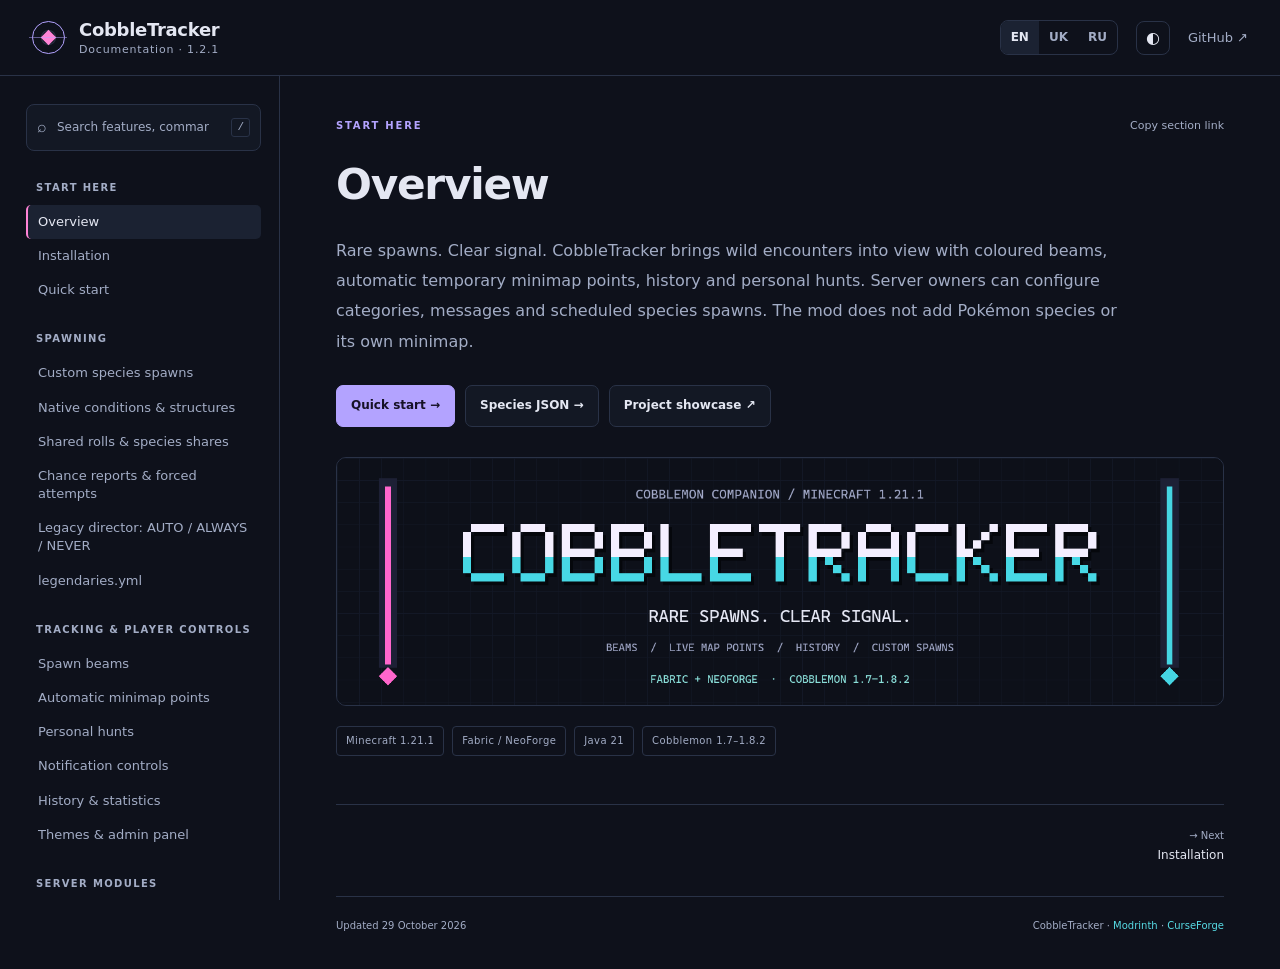
<file: docs/index.html>
<!doctype html>
<html lang="en" data-theme="dark"><head>
<meta charset="utf-8"><meta name="viewport" content="width=device-width,initial-scale=1">
<title>CobbleTracker — Documentation</title>
<meta name="description" content="Install and configure CobbleTracker: rare spawn beams, automatic minimap points, hunts, native species spawns and server placeholders for Cobblemon.">
<meta property="og:title" content="CobbleTracker — Rare spawns. Clear signal."><meta property="og:image" content="https://raw.githubusercontent.com/Tausvokse/cobbletracker/main/docs/assets/cobbletracker-header.png">
<link rel="icon" type="image/svg+xml" href="assets/favicon.svg"><link rel="stylesheet" href="wiki.css?v=20261022">
<script src="content-en.js?v=20261022" defer></script><script src="content-uk.js?v=20261022" defer></script><script src="content-ru.js?v=20261022" defer></script><script src="wiki.js?v=20261022" defer></script>
</head><body>
<a class="skip" href="#main">Skip to content</a>
<header class="topbar"><button id="menuBtn" class="icon-button menu-button" type="button" aria-controls="sidebar" aria-expanded="false" aria-label="Open navigation">☰</button><a class="brand" href="#overview"><span class="radar" aria-hidden="true"></span><span>CobbleTracker<small id="brandSub">Documentation · 1.2.1</small></span></a><div class="top-actions"><div class="languages" role="group" aria-label="Documentation language"><button type="button" data-lang="en" aria-pressed="true" lang="en">EN</button><button type="button" data-lang="uk" aria-pressed="false" lang="uk">UK</button><button type="button" data-lang="ru" aria-pressed="false" lang="ru">RU</button></div><button id="themeBtn" class="icon-button" type="button" aria-label="Toggle colour theme">◐</button><a class="github-link" href="https://github.com/Tausvokse/cobbletracker">GitHub ↗</a></div></header>
<div class="layout"><aside id="sidebar" class="sidebar"><label class="search-box"><span aria-hidden="true">⌕</span><input id="search" type="search" aria-label="Search documentation" placeholder="Search features, commands, config…" autocomplete="off"><kbd>/</kbd></label><nav id="nav" aria-label="Documentation sections"></nav><p id="noResults" class="no-results" hidden></p><a class="sidebar-footer" href="showcase.html">CobbleTracker showcase ↗</a></aside><button id="backdrop" class="backdrop" type="button" aria-label="Close navigation" hidden></button><main id="main" tabindex="-1"><div class="article-heading"><span id="breadcrumb" class="eyebrow"></span><button id="linkBtn" class="text-button" type="button">Copy section link</button></div><article id="article"><noscript><h1>CobbleTracker documentation</h1><p>Enable JavaScript or browse the <a href="https://github.com/Tausvokse/cobbletracker/tree/main/docs">static guides on GitHub</a>.</p></noscript></article><nav id="pager" class="pager" aria-label="Adjacent sections"></nav><footer class="page-footer"><span id="updated"></span><span>CobbleTracker · <a href="https://modrinth.com/mod/cobbletracker">Modrinth</a> · <a href="https://www.curseforge.com/minecraft/mc-mods/cobbletracker">CurseForge</a></span></footer></main></div><div id="status" class="status" role="status" aria-live="polite"></div>
</body></html>
</file>
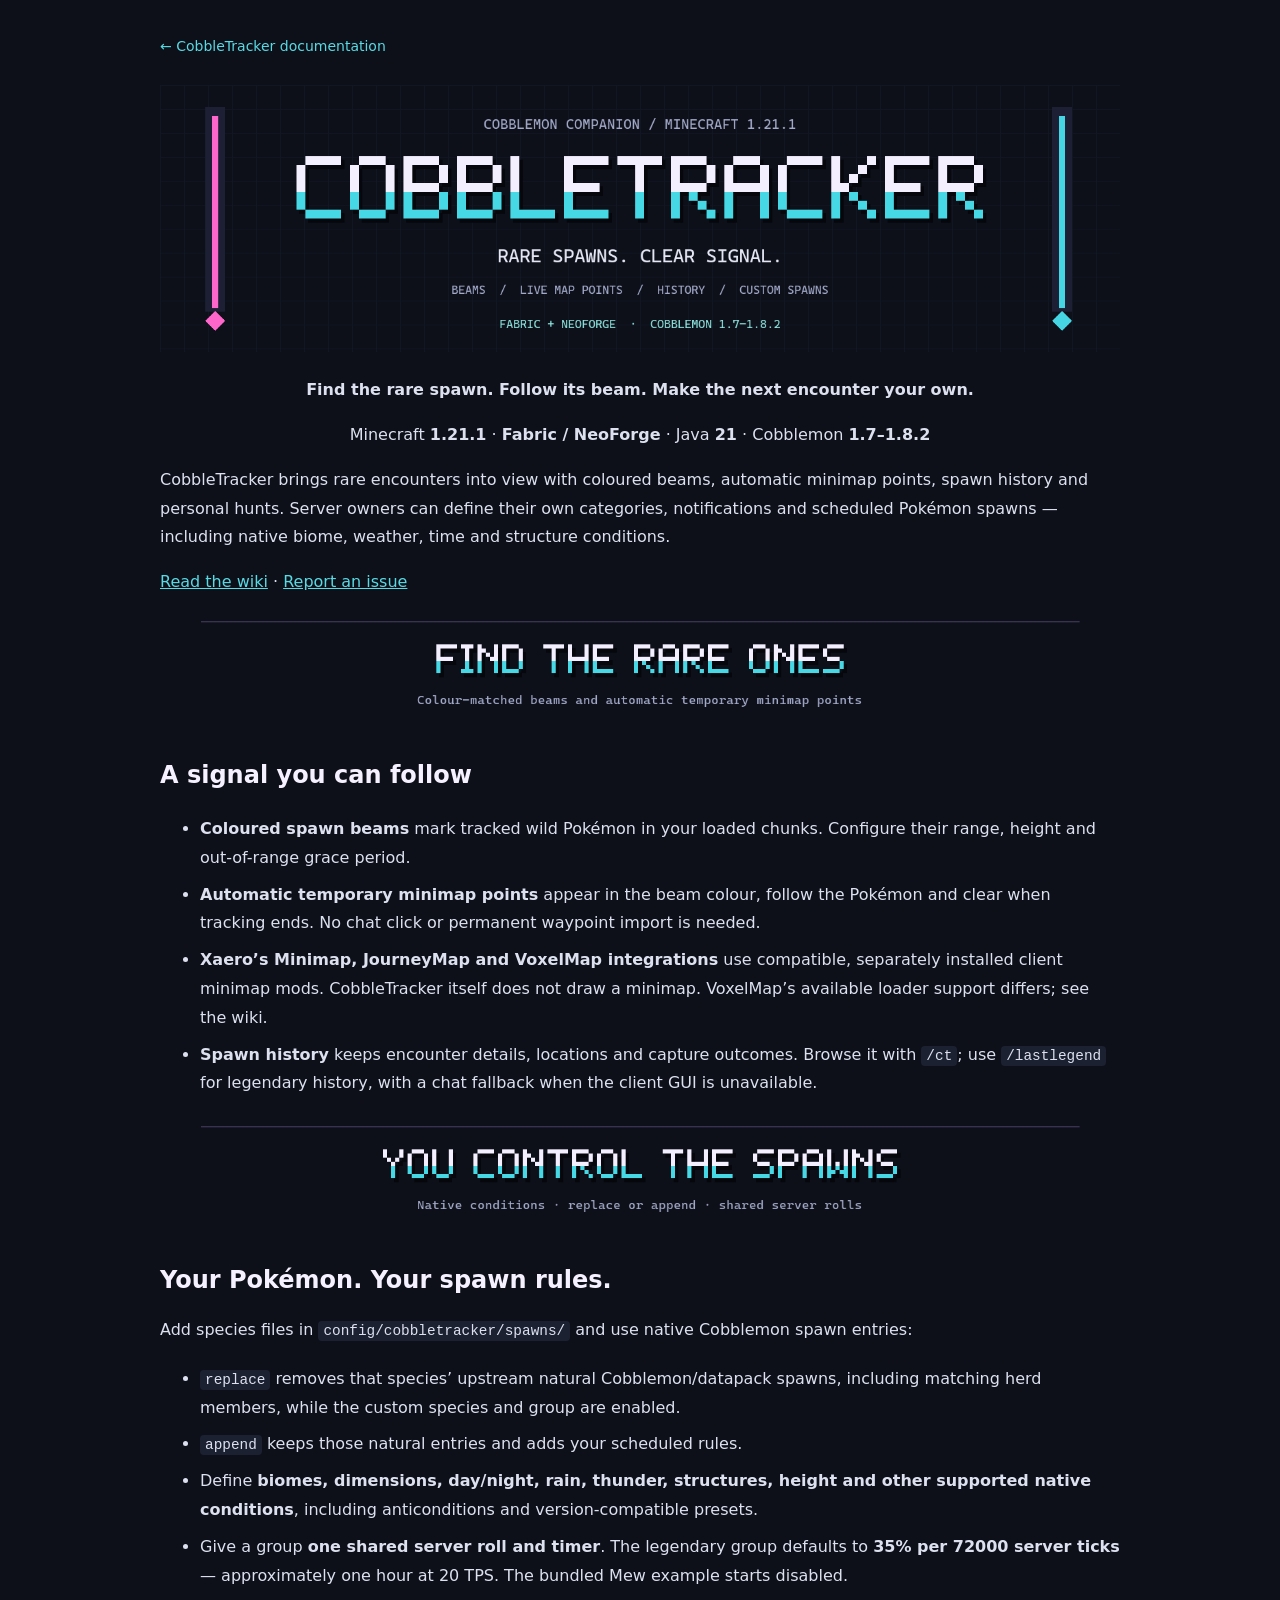
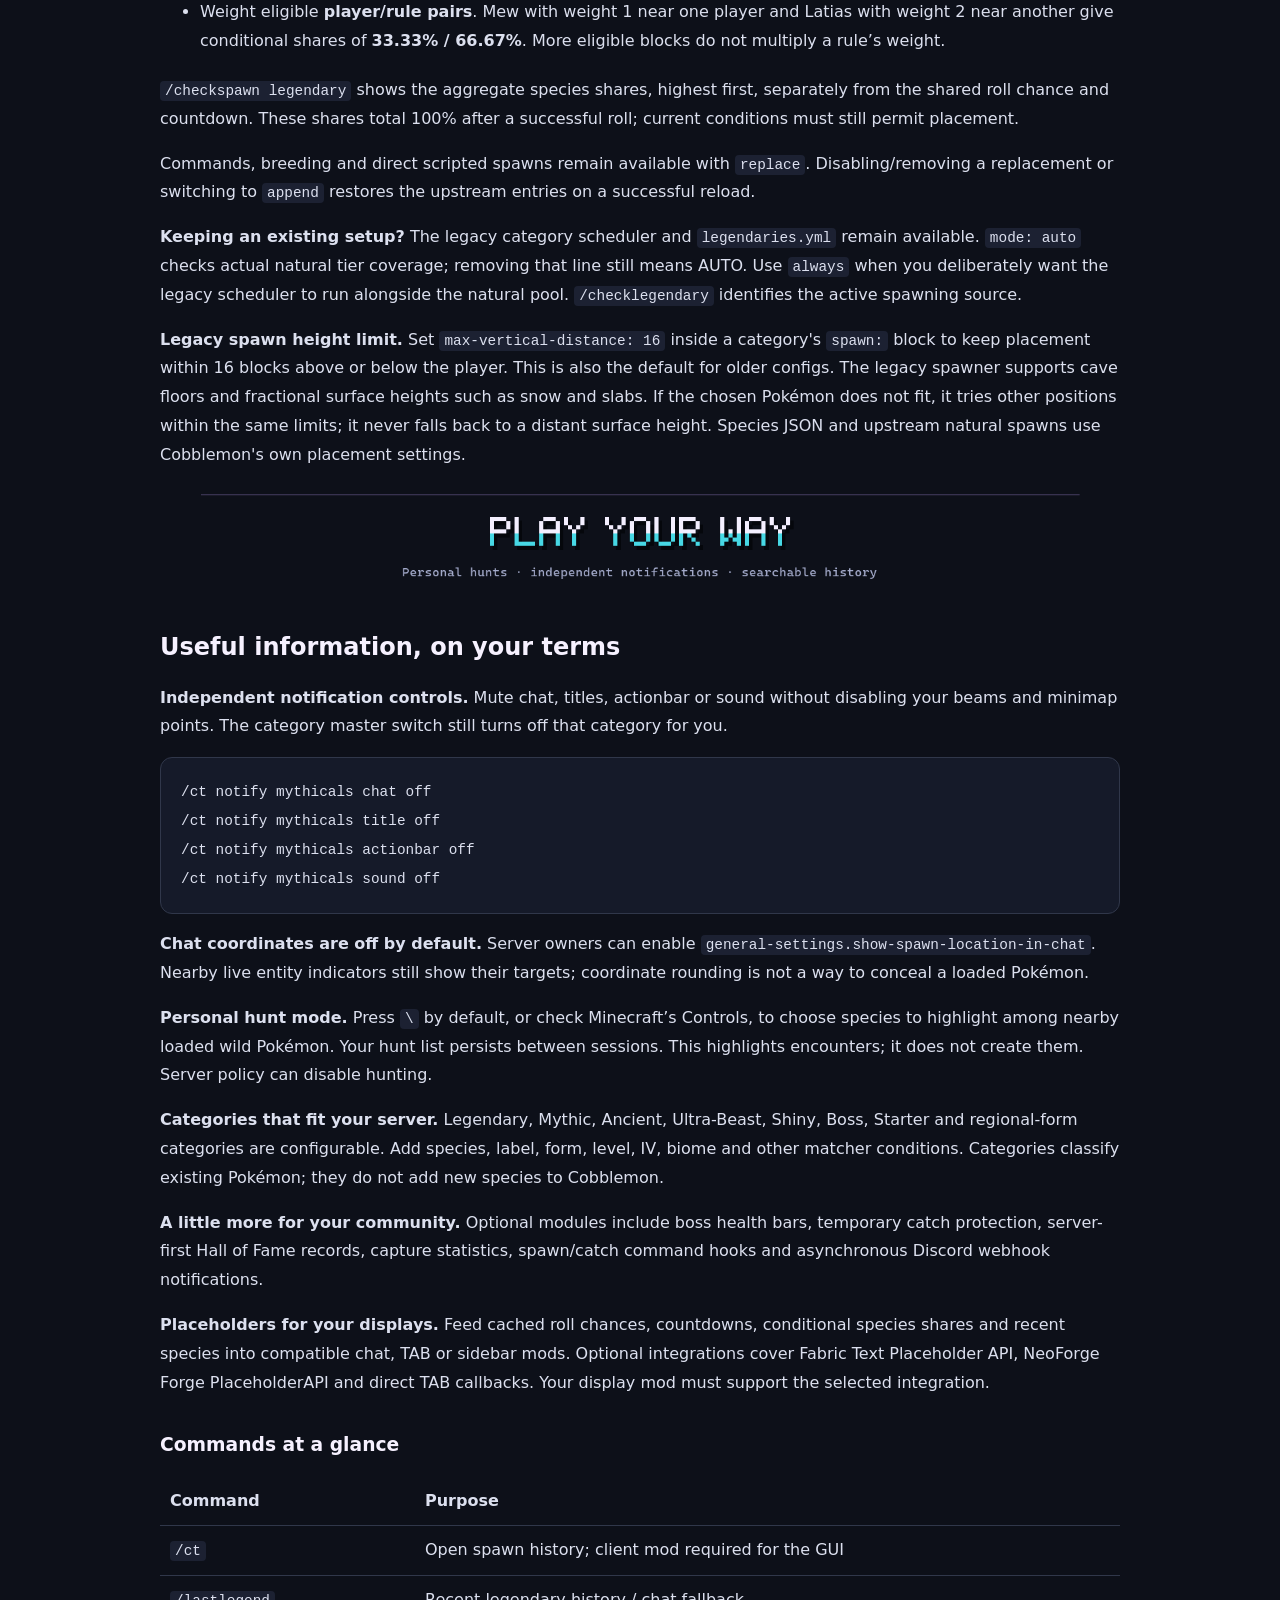
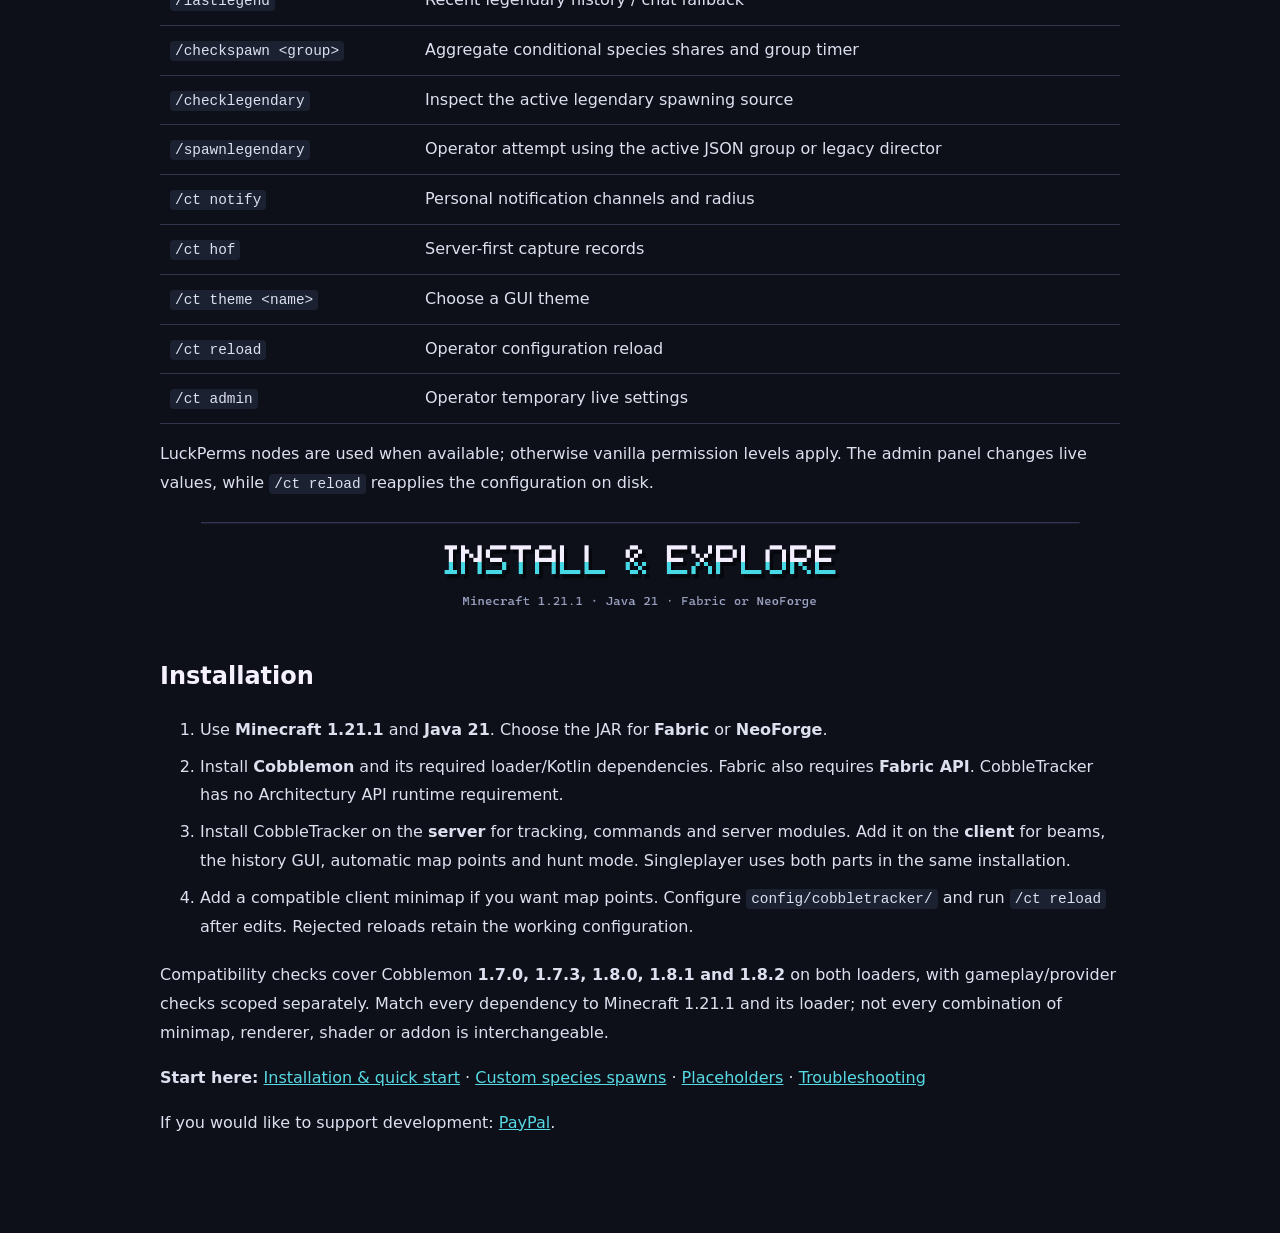
<file: docs/showcase.html>
<!doctype html><html lang="en"><head><meta charset="utf-8"><meta name="viewport" content="width=device-width,initial-scale=1"><title>CobbleTracker — Rare spawns. Clear signal.</title><meta name="description" content="Coloured beams, automatic minimap points, history, hunts and configurable species spawns for Cobblemon."><style>html{color-scheme:dark}body{margin:0;background:#0d1019;color:#dce0ef;font:16px/1.8 system-ui,sans-serif}main{max-width:960px;margin:auto;padding:32px 24px 80px}img{max-width:100%;height:auto;display:block;margin:24px auto}h2,h3{color:#f6f1ff;line-height:1.3;margin-top:36px}a{color:#57dae4}code{font:0.9em Consolas,monospace;background:#1c2132;padding:2px 5px;border-radius:4px}pre{overflow:auto;background:#151a29;padding:20px;border:1px solid #30374a;border-radius:12px}pre code{background:none;padding:0}li{padding:4px 0}table{width:100%;border-collapse:collapse}th,td{padding:10px;text-align:left;border-bottom:1px solid #30374a}.back{font-size:14px;text-decoration:none}</style></head><body><main><a class="back" href="./">← CobbleTracker documentation</a><p><img src="assets/cobbletracker-header.png" alt="CobbleTracker — rare spawns, clear signal" width="1000"></p>
<p align="center"><strong>Find the rare spawn. Follow its beam. Make the next encounter your own.</strong></p>
<p align="center">Minecraft <strong>1.21.1</strong> · <strong>Fabric / NeoForge</strong> · Java <strong>21</strong> · Cobblemon <strong>1.7–1.8.2</strong></p>
<p>CobbleTracker brings rare encounters into view with coloured beams, automatic minimap points, spawn history and personal hunts. Server owners can define their own categories, notifications and scheduled Pokémon spawns — including native biome, weather, time and structure conditions.</p>
<p><a href="https://taushop.me/cobbletracker/">Read the wiki</a> · <a href="https://github.com/Tausvokse/cobbletracker/issues">Report an issue</a></p>
<p><img src="assets/cobbletracker-find.png" alt="Find the rare ones" width="1000"></p>
<h2>A signal you can follow</h2>
<ul>
<li><strong>Coloured spawn beams</strong> mark tracked wild Pokémon in your loaded chunks. Configure their range, height and out-of-range grace period.</li>
<li><strong>Automatic temporary minimap points</strong> appear in the beam colour, follow the Pokémon and clear when tracking ends. No chat click or permanent waypoint import is needed.</li>
<li><strong>Xaero’s Minimap, JourneyMap and VoxelMap integrations</strong> use compatible, separately installed client minimap mods. CobbleTracker itself does not draw a minimap. VoxelMap’s available loader support differs; see the wiki.</li>
<li><strong>Spawn history</strong> keeps encounter details, locations and capture outcomes. Browse it with <code>/ct</code>; use <code>/lastlegend</code> for legendary history, with a chat fallback when the client GUI is unavailable.</li>
</ul>
<p><img src="assets/cobbletracker-spawns.png" alt="You control the spawns" width="1000"></p>
<h2>Your Pokémon. Your spawn rules.</h2>
<p>Add species files in <code>config/cobbletracker/spawns/</code> and use native Cobblemon spawn entries:</p>
<ul>
<li><strong><code>replace</code></strong> removes that species’ upstream natural Cobblemon/datapack spawns, including matching herd members, while the custom species and group are enabled.</li>
<li><strong><code>append</code></strong> keeps those natural entries and adds your scheduled rules.</li>
<li>Define <strong>biomes, dimensions, day/night, rain, thunder, structures, height and other supported native conditions</strong>, including anticonditions and version-compatible presets.</li>
<li>Give a group <strong>one shared server roll and timer</strong>. The legendary group defaults to <strong>35% per 72000 server ticks</strong> — approximately one hour at 20 TPS. The bundled Mew example starts disabled.</li>
<li>Weight eligible <strong>player/rule pairs</strong>. Mew with weight 1 near one player and Latias with weight 2 near another give conditional shares of <strong>33.33% / 66.67%</strong>. More eligible blocks do not multiply a rule’s weight.</li>
</ul>
<p><code>/checkspawn legendary</code> shows the aggregate species shares, highest first, separately from the shared roll chance and countdown. These shares total 100% after a successful roll; current conditions must still permit placement.</p>
<p>Commands, breeding and direct scripted spawns remain available with <code>replace</code>. Disabling/removing a replacement or switching to <code>append</code> restores the upstream entries on a successful reload.</p>
<p><strong>Keeping an existing setup?</strong> The legacy category scheduler and <code>legendaries.yml</code> remain available. <code>mode: auto</code> checks actual natural tier coverage; removing that line still means AUTO. Use <code>always</code> when you deliberately want the legacy scheduler to run alongside the natural pool. <code>/checklegendary</code> identifies the active spawning source.</p>
<p><strong>Legacy spawn height limit.</strong> Set <code>max-vertical-distance: 16</code> inside a category&#x27;s <code>spawn:</code> block to keep placement within 16 blocks above or below the player. This is also the default for older configs. The legacy spawner supports cave floors and fractional surface heights such as snow and slabs. If the chosen Pokémon does not fit, it tries other positions within the same limits; it never falls back to a distant surface height. Species JSON and upstream natural spawns use Cobblemon&#x27;s own placement settings.</p>
<p><img src="assets/cobbletracker-players.png" alt="Play your way" width="1000"></p>
<h2>Useful information, on your terms</h2>
<p><strong>Independent notification controls.</strong> Mute chat, titles, actionbar or sound without disabling your beams and minimap points. The category master switch still turns off that category for you.</p>
<pre><code>/ct notify mythicals chat off
/ct notify mythicals title off
/ct notify mythicals actionbar off
/ct notify mythicals sound off</code></pre>
<p><strong>Chat coordinates are off by default.</strong> Server owners can enable <code>general-settings.show-spawn-location-in-chat</code>. Nearby live entity indicators still show their targets; coordinate rounding is not a way to conceal a loaded Pokémon.</p>
<p><strong>Personal hunt mode.</strong> Press <code>\</code> by default, or check Minecraft’s Controls, to choose species to highlight among nearby loaded wild Pokémon. Your hunt list persists between sessions. This highlights encounters; it does not create them. Server policy can disable hunting.</p>
<p><strong>Categories that fit your server.</strong> Legendary, Mythic, Ancient, Ultra-Beast, Shiny, Boss, Starter and regional-form categories are configurable. Add species, label, form, level, IV, biome and other matcher conditions. Categories classify existing Pokémon; they do not add new species to Cobblemon.</p>
<p><strong>A little more for your community.</strong> Optional modules include boss health bars, temporary catch protection, server-first Hall of Fame records, capture statistics, spawn/catch command hooks and asynchronous Discord webhook notifications.</p>
<p><strong>Placeholders for your displays.</strong> Feed cached roll chances, countdowns, conditional species shares and recent species into compatible chat, TAB or sidebar mods. Optional integrations cover Fabric Text Placeholder API, NeoForge Forge PlaceholderAPI and direct TAB callbacks. Your display mod must support the selected integration.</p>
<h3>Commands at a glance</h3>
<table><thead><tr><th>Command</th><th>Purpose</th></tr></thead><tbody>
<tr><td><code>/ct</code></td><td>Open spawn history; client mod required for the GUI</td></tr>
<tr><td><code>/lastlegend</code></td><td>Recent legendary history / chat fallback</td></tr>
<tr><td><code>/checkspawn &lt;group&gt;</code></td><td>Aggregate conditional species shares and group timer</td></tr>
<tr><td><code>/checklegendary</code></td><td>Inspect the active legendary spawning source</td></tr>
<tr><td><code>/spawnlegendary</code></td><td>Operator attempt using the active JSON group or legacy director</td></tr>
<tr><td><code>/ct notify</code></td><td>Personal notification channels and radius</td></tr>
<tr><td><code>/ct hof</code></td><td>Server-first capture records</td></tr>
<tr><td><code>/ct theme &lt;name&gt;</code></td><td>Choose a GUI theme</td></tr>
<tr><td><code>/ct reload</code></td><td>Operator configuration reload</td></tr>
<tr><td><code>/ct admin</code></td><td>Operator temporary live settings</td></tr>
</tbody></table>
<p>LuckPerms nodes are used when available; otherwise vanilla permission levels apply. The admin panel changes live values, while <code>/ct reload</code> reapplies the configuration on disk.</p>
<p><img src="assets/cobbletracker-install.png" alt="Install and explore" width="1000"></p>
<h2>Installation</h2>
<ol>
<li>Use <strong>Minecraft 1.21.1</strong> and <strong>Java 21</strong>. Choose the JAR for <strong>Fabric</strong> or <strong>NeoForge</strong>.</li>
<li>Install <strong>Cobblemon</strong> and its required loader/Kotlin dependencies. Fabric also requires <strong>Fabric API</strong>. CobbleTracker has no Architectury API runtime requirement.</li>
<li>Install CobbleTracker on the <strong>server</strong> for tracking, commands and server modules. Add it on the <strong>client</strong> for beams, the history GUI, automatic map points and hunt mode. Singleplayer uses both parts in the same installation.</li>
<li>Add a compatible client minimap if you want map points. Configure <code>config/cobbletracker/</code> and run <code>/ct reload</code> after edits. Rejected reloads retain the working configuration.</li>
</ol>
<p>Compatibility checks cover Cobblemon <strong>1.7.0, 1.7.3, 1.8.0, 1.8.1 and 1.8.2</strong> on both loaders, with gameplay/provider checks scoped separately. Match every dependency to Minecraft 1.21.1 and its loader; not every combination of minimap, renderer, shader or addon is interchangeable.</p>
<p><strong>Start here:</strong> <a href="https://taushop.me/cobbletracker/#quickstart">Installation &amp; quick start</a> · <a href="https://taushop.me/cobbletracker/#scheduled-spawns">Custom species spawns</a> · <a href="https://taushop.me/cobbletracker/#placeholders">Placeholders</a> · <a href="https://taushop.me/cobbletracker/#troubleshooting">Troubleshooting</a></p>
<p>If you would like to support development: <a href="https://www.paypal.com/ncp/payment/XWSP342YCQ52G">PayPal</a>.</p>
</main></body></html>
</file>
<file: docs/wiki.css>
:root{color-scheme:dark;--bg:#0e111b;--panel:#131824;--raised:#1b2232;--line:#293247;--text:#e4e7f2;--muted:#a3adc6;--accent:#b3a3ff;--cyan:#57dbe5;--pink:#ff83d6;--code:#111725;--header:76px}
:root[data-theme=light]{color-scheme:light;--bg:#fafbff;--panel:#f0f3fb;--raised:#e8edf8;--line:#d2daed;--text:#1a2338;--muted:#53627f;--accent:#6348c6;--cyan:#126b85;--pink:#aa2878;--code:#eef1f8}
*{box-sizing:border-box}body{margin:0;background:var(--bg);color:var(--text);font:16px/1.8 system-ui,-apple-system,"Segoe UI",sans-serif}a{color:var(--cyan);text-decoration:none}a:hover{text-decoration:underline}button,input{font:inherit}button{cursor:pointer}button:focus-visible,a:focus-visible,input:focus-visible{outline:2px solid var(--cyan);outline-offset:4px}[hidden]{display:none!important}.skip{position:fixed;left:16px;top:-80px;z-index:100;background:var(--raised);padding:10px 20px}.skip:focus{top:10px}.topbar{height:var(--header);position:sticky;top:0;z-index:40;background:var(--bg);border-bottom:1px solid var(--line);display:flex;align-items:center;justify-content:space-between;padding:0 32px;gap:18px}.brand{display:flex;align-items:center;gap:14px;color:var(--text);font-size:18px;font-weight:750;line-height:1.4;letter-spacing:-.3px}.brand:hover{text-decoration:none}.brand small{display:block;font-size:11px;color:var(--muted);font-weight:500;letter-spacing:.8px}.radar{width:33px;height:33px;border:1px solid var(--accent);border-radius:50%;position:relative;display:block;background:radial-gradient(circle,transparent 6px,var(--line) 7px,transparent 8px)}.radar:before{content:"";position:absolute;width:11px;height:11px;background:var(--pink);left:10px;top:10px;transform:rotate(45deg)}.radar:after{content:"";position:absolute;width:38px;height:1px;background:var(--accent);left:-4px;top:15px;opacity:.5}.top-actions{display:flex;align-items:center;gap:18px}.languages{display:flex;border:1px solid var(--line);border-radius:8px;overflow:hidden}.languages button{background:none;border:0;color:var(--muted);font-size:12px;font-weight:700;padding:6px 10px}.languages button[aria-pressed=true]{background:var(--raised);color:var(--text)}.icon-button{width:34px;height:34px;background:none;border:1px solid var(--line);border-radius:8px;color:var(--text);line-height:1}.github-link{font-size:13px;color:var(--muted)}.menu-button{display:none}.layout{display:grid;grid-template-columns:280px minmax(0,1fr);max-width:1440px;margin:auto}.sidebar{height:calc(100vh - var(--header));position:sticky;top:var(--header);border-right:1px solid var(--line);padding:28px 18px 28px 26px;overflow-y:auto;scrollbar-width:thin}.search-box{display:flex;align-items:center;gap:8px;padding:8px 10px;border:1px solid var(--line);background:var(--panel);border-radius:8px;margin-bottom:28px;color:var(--muted)}.search-box input{min-width:0;width:100%;font-size:12px;background:none;border:0;color:var(--text);outline:none}.search-box input::placeholder{color:var(--muted)}kbd{border:1px solid var(--line);border-radius:3px;padding:0 5px;font:11px/1.6 monospace}.nav-group{margin:0 0 23px}.nav-group h2{font-size:10px;letter-spacing:1.35px;text-transform:uppercase;color:var(--muted);font-weight:750;margin:0 0 8px 10px}.nav-group a{display:block;font-size:13px;line-height:1.4;color:var(--muted);padding:8px 10px;border-radius:5px;border-left:2px solid transparent}.nav-group a:hover{background:var(--raised);color:var(--text);text-decoration:none}.nav-group a[aria-current=page]{background:var(--raised);border-left-color:var(--pink);color:var(--text)}.sidebar-footer{font-size:12px;border-top:1px solid var(--line);padding:20px 10px 0;display:block}.no-results{font-size:13px;color:var(--muted)}main{min-width:0;width:100%;max-width:1060px;padding:40px 56px 34px}.article-heading{display:flex;justify-content:space-between;gap:12px;align-items:center;margin-bottom:24px}.eyebrow{font-size:10px;font-weight:700;letter-spacing:1.8px;text-transform:uppercase;color:var(--accent)}.text-button{padding:0;background:none;border:0;font-size:11px;color:var(--muted)}h1{font-size:clamp(29px,3.3vw,43px);letter-spacing:-1.25px;line-height:1.18;margin:0 0 26px;font-weight:760}.section-content>p{font-size:16px;line-height:1.9;max-width:78ch;color:var(--muted)}.section-content p b,.section-content p strong{color:var(--text)}code{font:12.5px/1.7 Consolas,"Cascadia Mono",monospace;background:var(--raised);padding:3px 5px;border-radius:4px;color:var(--text);overflow-wrap:anywhere}pre{position:relative;background:var(--code);border:1px solid var(--line);padding:22px 22px 26px;border-radius:10px;max-height:560px;overflow:auto;white-space:pre;scrollbar-width:thin}pre code{background:none;padding:0;white-space:pre;font-size:12px;overflow-wrap:normal}pre .copy{position:sticky;top:0;float:right;margin:-7px -8px 0 15px;background:var(--raised);color:var(--muted);font-size:10px;border:1px solid var(--line);border-radius:5px;padding:4px 8px}.hero-links{display:flex;flex-wrap:wrap;gap:10px;margin:28px 0}.hero-links a{display:block;border:1px solid var(--line);border-radius:7px;font-size:12px;font-weight:650;padding:9px 14px;background:var(--panel);color:var(--text)}.hero-links .primary{background:var(--accent);color:#161126;border-color:var(--accent)}.hero-art{display:block;width:100%;height:auto;border:1px solid var(--line);border-radius:10px;margin:30px 0 20px}.chips{display:flex;flex-wrap:wrap;gap:8px}.chips span{font-size:10px;letter-spacing:.4px;border:1px solid var(--line);border-radius:4px;padding:5px 9px;color:var(--muted)}.table-wrap{overflow:auto;margin:26px 0;border:1px solid var(--line);border-radius:9px}table{border-collapse:collapse;width:100%;text-align:left;font-size:12px}th{background:var(--panel);color:var(--text);font-weight:650}th,td{padding:13px 16px;border-bottom:1px solid var(--line);vertical-align:top}tr:last-child td{border-bottom:0}td{color:var(--muted)}td code{font-size:11px}.note{padding:16px 18px;border-left:3px solid var(--cyan);background:var(--panel);font-size:13px;color:var(--muted);margin:24px 0}.math{display:flex;align-items:center;gap:32px;border:1px solid var(--line);border-radius:10px;background:var(--panel);padding:26px;margin:28px 0}.math span{font:23px/1.5 Consolas,monospace;color:var(--pink)}.math small{display:block;font:11px/2 system-ui;color:var(--muted)}.math>b{font-size:30px;color:var(--cyan)}details{margin:24px 0;border:1px solid var(--line);border-radius:8px;padding:12px 16px}summary{cursor:pointer;font-size:13px;color:var(--accent)}details pre{margin-bottom:0}.pager{border-top:1px solid var(--line);margin-top:48px;padding-top:22px;display:flex;justify-content:space-between;gap:12px}.pager a{display:flex;flex-direction:column;font-size:12px;max-width:48%;color:var(--text)}.pager a:last-child{text-align:right;margin-left:auto}.pager small{color:var(--muted);font-size:10px}.page-footer{border-top:1px solid var(--line);margin-top:30px;padding-top:20px;font-size:10px;color:var(--muted);display:flex;justify-content:space-between;flex-wrap:wrap;gap:10px}.status{position:fixed;bottom:22px;left:50%;transform:translateX(-50%);font-size:12px;background:var(--raised);border:1px solid var(--line);color:var(--text);padding:7px 15px;border-radius:8px;z-index:80;pointer-events:none;opacity:0;transition:opacity .12s}.status.show{opacity:1}.backdrop{display:none}
@media(min-width:1500px){main{padding-left:72px;padding-right:72px}}
@media(max-width:920px){:root{--header:66px}.topbar{padding:0 16px;gap:12px}.top-actions{gap:10px}.github-link{display:none}.menu-button{display:block;flex-shrink:0}.brand{font-size:15px;gap:9px}.radar{width:29px;height:29px}.radar:before{left:8px;top:8px}.radar:after{top:13px;width:33px}.brand small{font-size:9px}.layout{display:block}.sidebar{position:fixed;top:var(--header);left:0;bottom:0;height:auto;width:280px;background:var(--bg);z-index:35;transform:translateX(-101%);transition:transform .15s}.sidebar.open{transform:translateX(0)}.backdrop:not([hidden]){display:block;position:fixed;inset:var(--header) 0 0 0;background:#0008;border:0;z-index:30}main{padding:28px 22px 30px;max-width:850px;margin:auto}.article-heading{margin-bottom:22px}.math{gap:16px;padding:18px}.math span{font-size:18px}.languages button{padding:6px 8px}}
@media(max-width:420px){.topbar{padding:0 11px;gap:8px}.radar{display:none}.brand small{font-size:8px}.top-actions{gap:7px}.icon-button{width:30px;height:30px}.languages button{padding:6px}.text-button{max-width:115px}.hero-links{gap:7px}.hero-links a{padding:8px 10px;font-size:11px}h1{letter-spacing:-.7px}main{padding-left:16px;padding-right:16px}pre{padding:18px 14px}th,td{padding:10px}.page-footer{font-size:9px}}
@media(prefers-reduced-motion:reduce){*{transition:none!important;scroll-behavior:auto!important}}
.pager a[data-direction=previous]{text-align:left;margin-left:0}.pager a[data-direction=next]{text-align:right;margin-left:auto}
</file>
